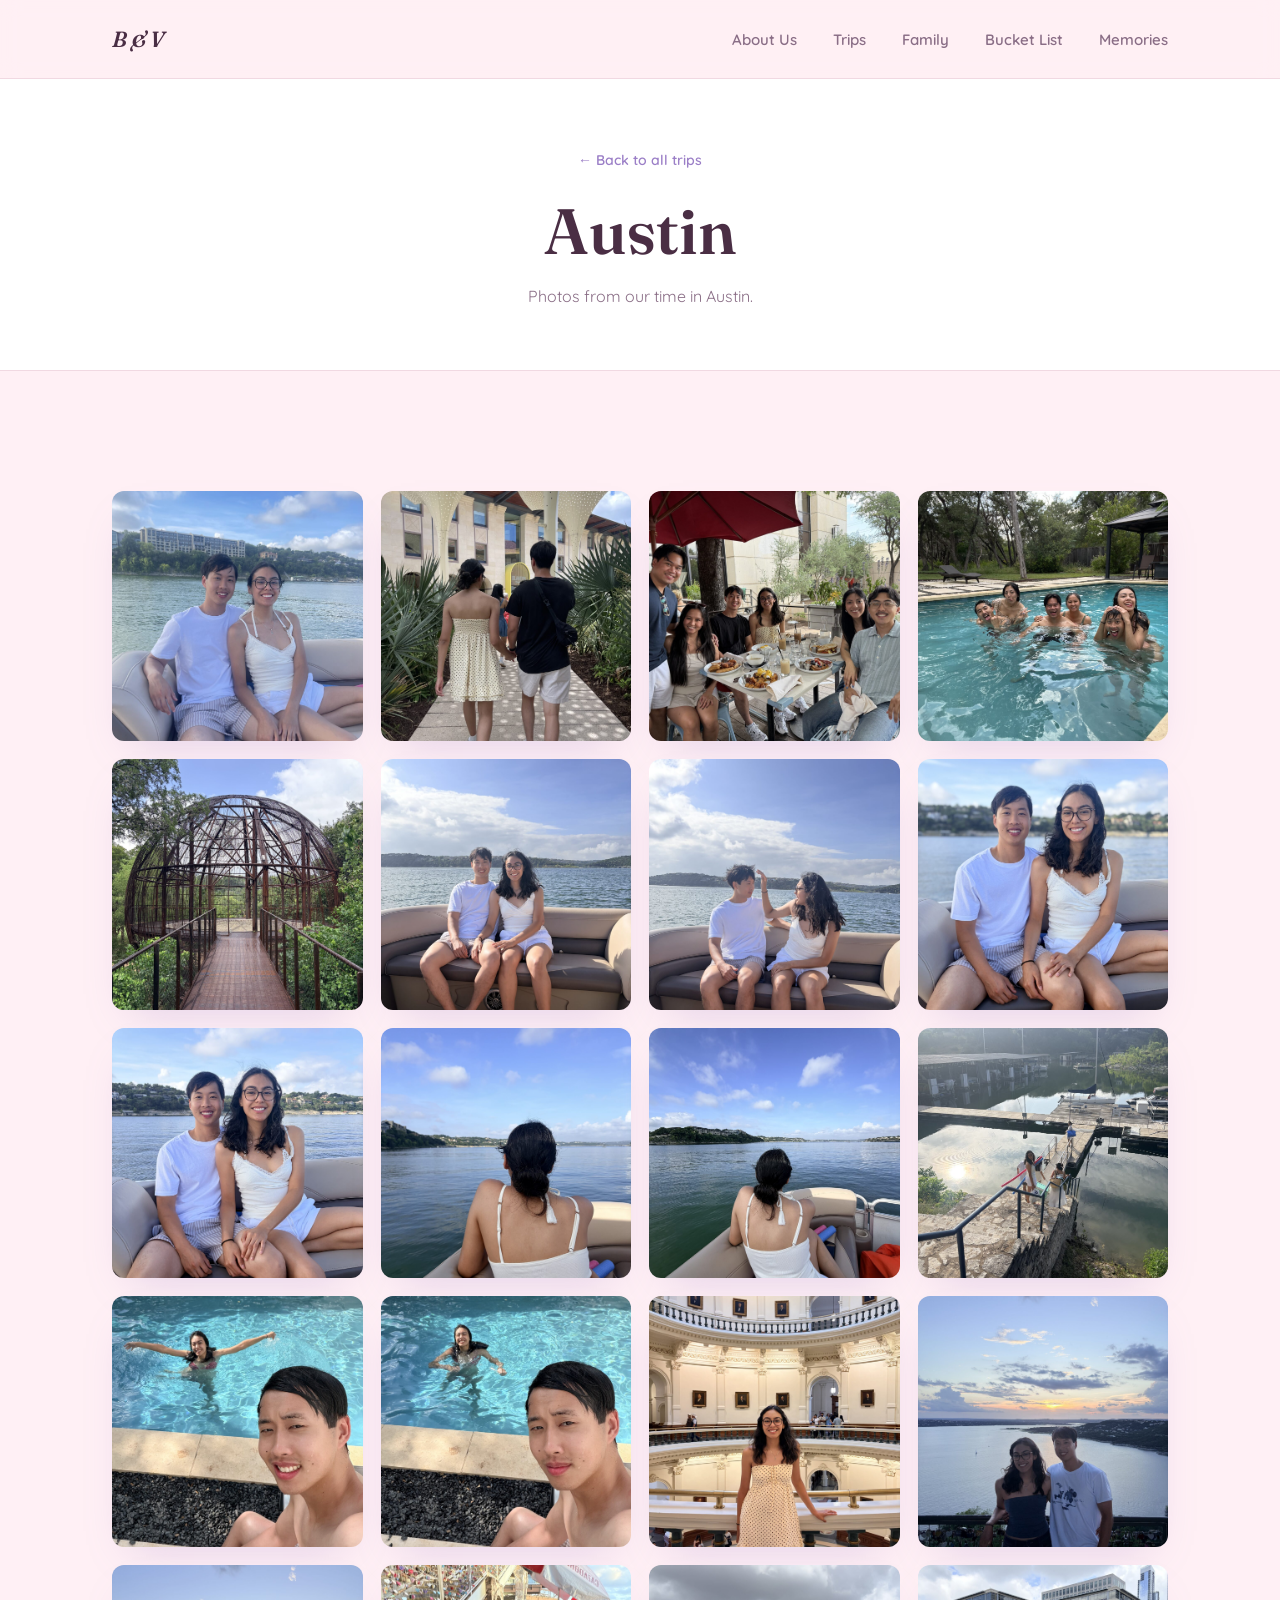
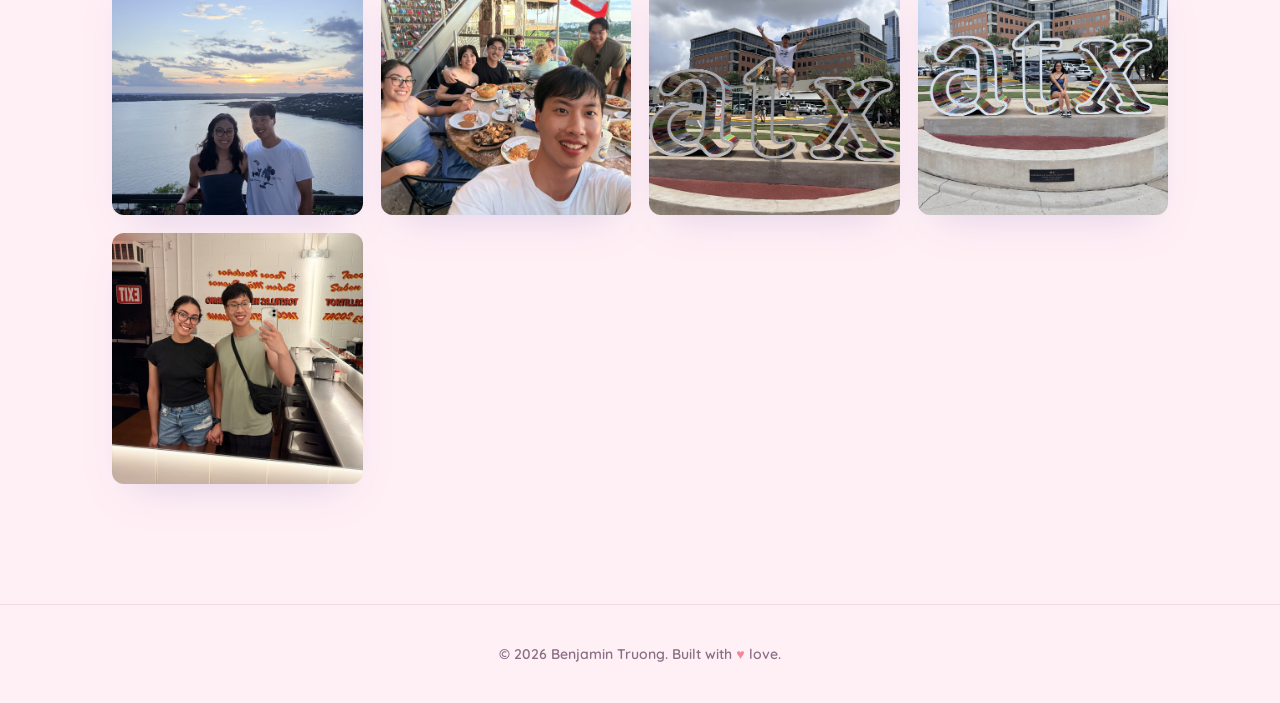
<file: Trips/austin.html>
<!DOCTYPE html>
<html lang="en">
<head>
<meta charset="UTF-8">
<meta name="viewport" content="width=device-width, initial-scale=1.0">
<title>Austin &mdash; Benjamin &amp; Valery</title>
<link rel="preconnect" href="https://fonts.googleapis.com">
<link href="https://fonts.googleapis.com/css2?family=Fraunces:ital,wght@0,400;0,600;1,500&family=Quicksand:wght@400;500;600;700&display=swap" rel="stylesheet">
<link rel="stylesheet" href="../styles.css">
</head>
<body>

<nav class="site-nav">
  <div class="wrap">
    <a href="../index.html" class="logo">B &amp; V</a>
    <ul class="nav-links">
      <li><a href="../index.html#about">About Us</a></li>
      <li><a href="../index.html#trips">Trips</a></li>
      <li><a href="../index.html#family">Family</a></li>
      <li><a href="../index.html#bucketlist">Bucket List</a></li>
      <li><a href="../index.html#memories">Memories</a></li>
    </ul>
  </div>
</nav>

<header class="trip-hero">
  <div class="wrap">
    <a href="../index.html#trips" class="back-link">&larr; Back to all trips</a>
    <h1>Austin</h1>
    <p>Photos from our time in Austin.</p>
  </div>
</header>

<section>
  <div class="wrap">
    <div class="photo-grid filled">
      <a class="photo-tile" href="../Images//Austin Images//photo-1.jpg" target="_blank" rel="noopener">
        <img src="../Images//Austin Images//photo-1.jpg" alt="Benjamin and Valery sitting together on a boat on Lake Travis" loading="lazy">
      </a>
      <a class="photo-tile" href="../Images//Austin Images//photo-2.jpg" target="_blank" rel="noopener">
        <img src="../Images//Austin Images//photo-2.jpg" alt="Holding hands walking to the Blanton Museum of Art" loading="lazy">
      </a>
      <a class="photo-tile" href="../Images//Austin Images//photo-3.jpg" target="_blank" rel="noopener">
        <img src="../Images//Austin Images//photo-3.jpg" alt="Brunch with friends on a patio" loading="lazy">
      </a>
      <a class="photo-tile" href="../Images//Austin Images//photo-4.jpg" target="_blank" rel="noopener">
        <img src="../Images//Austin Images//photo-4.jpg" alt="Group of friends hanging out in a pool" loading="lazy">
      </a>
      <a class="photo-tile" href="../Images//Austin Images//photo-5.jpg" target="_blank" rel="noopener">
        <img src="../Images//Austin Images//photo-5.jpg" alt="Walkway through a woven metal dome structure" loading="lazy">
      </a>
      <a class="photo-tile" href="../Images//Austin Images//photo-6.jpg" target="_blank" rel="noopener">
        <img src="../Images//Austin Images//photo-6.jpg" alt="Benjamin and Valery on the boat, Lake Travis in the background" loading="lazy">
      </a>
      <a class="photo-tile" href="../Images//Austin Images//photo-7.jpg" target="_blank" rel="noopener">
        <img src="../Images//Austin Images//photo-7.jpg" alt="Valery laughing with her hair blowing in the wind on the boat" loading="lazy">
      </a>
      <a class="photo-tile" href="../Images//Austin Images//photo-8.jpg" target="_blank" rel="noopener">
        <img src="../Images//Austin Images//photo-8.jpg" alt="Close-up of Benjamin and Valery smiling on the boat" loading="lazy">
      </a>
      <a class="photo-tile" href="../Images//Austin Images//photo-9.jpg" target="_blank" rel="noopener">
        <img src="../Images//Austin Images//photo-9.jpg" alt="Another close-up of Benjamin and Valery smiling on the boat" loading="lazy">
      </a>
      <a class="photo-tile" href="../Images//Austin Images//photo-10.jpg" target="_blank" rel="noopener">
        <img src="../Images//Austin Images//photo-10.jpg" alt="Valery looking out over Lake Travis from the boat" loading="lazy">
      </a>
      <a class="photo-tile" href="../Images//Austin Images//photo-11.jpg" target="_blank" rel="noopener">
        <img src="../Images//Austin Images//photo-11.jpg" alt="Valery looking out over the water toward the shoreline" loading="lazy">
      </a>
      <a class="photo-tile" href="../Images//Austin Images//photo-12.jpg" target="_blank" rel="noopener">
        <img src="../Images//Austin Images//photo-12.jpg" alt="Friends walking down to the boat dock at sunrise" loading="lazy">
      </a>
      <a class="photo-tile" href="../Images//Austin Images//photo-13.jpg" target="_blank" rel="noopener">
        <img src="../Images//Austin Images//photo-13.jpg" alt="Poolside selfie with Valery swimming in the background" loading="lazy">
      </a>
      <a class="photo-tile" href="../Images//Austin Images//photo-14.jpg" target="_blank" rel="noopener">
        <img src="../Images//Austin Images//photo-14.jpg" alt="Another poolside selfie with Valery swimming in the background" loading="lazy">
      </a>
      <a class="photo-tile" href="../Images//Austin Images//photo-15.jpg" target="_blank" rel="noopener">
        <img src="../Images//Austin Images//photo-15.jpg" alt="Valery inside the Texas State Capitol rotunda" loading="lazy">
      </a>
      <a class="photo-tile" href="../Images//Austin Images//photo-16.jpg" target="_blank" rel="noopener">
        <img src="../Images//Austin Images//photo-16.jpg" alt="Benjamin and Valery at the Oasis overlooking Lake Travis at sunset" loading="lazy">
      </a>
      <a class="photo-tile" href="../Images//Austin Images//photo-17.jpg" target="_blank" rel="noopener">
        <img src="../Images//Austin Images//photo-17.jpg" alt="Another sunset photo at the Oasis with the love lock fence" loading="lazy">
      </a>
      <a class="photo-tile" href="../Images//Austin Images//photo-18.jpg" target="_blank" rel="noopener">
        <img src="../Images//Austin Images//photo-18.jpg" alt="Dinner with friends at the Oasis restaurant" loading="lazy">
      </a>
      <a class="photo-tile" href="../Images//Austin Images//photo-19.jpg" target="_blank" rel="noopener">
        <img src="../Images//Austin Images//photo-19.jpg" alt="Benjamin sitting on top of the ATX sign" loading="lazy">
      </a>
      <a class="photo-tile" href="../Images//Austin Images//photo-20.jpg" target="_blank" rel="noopener">
        <img src="../Images//Austin Images//photo-20.jpg" alt="Valery sitting on the ATX sign" loading="lazy">
      </a>
      <a class="photo-tile" href="../Images//Austin Images//photo-21.jpg" target="_blank" rel="noopener">
        <img src="../Images//Austin Images//photo-21.jpg" alt="Mirror selfie at a taco shop" loading="lazy">
      </a>
    </div>
  </div>
</section>

<footer>
  <div class="wrap">
    &copy; 2026 Benjamin Truong. Built with <span class="heart">&hearts;</span> love.
  </div>
</footer>

<script src="../script.js"></script>
</body>
</html>
</file>
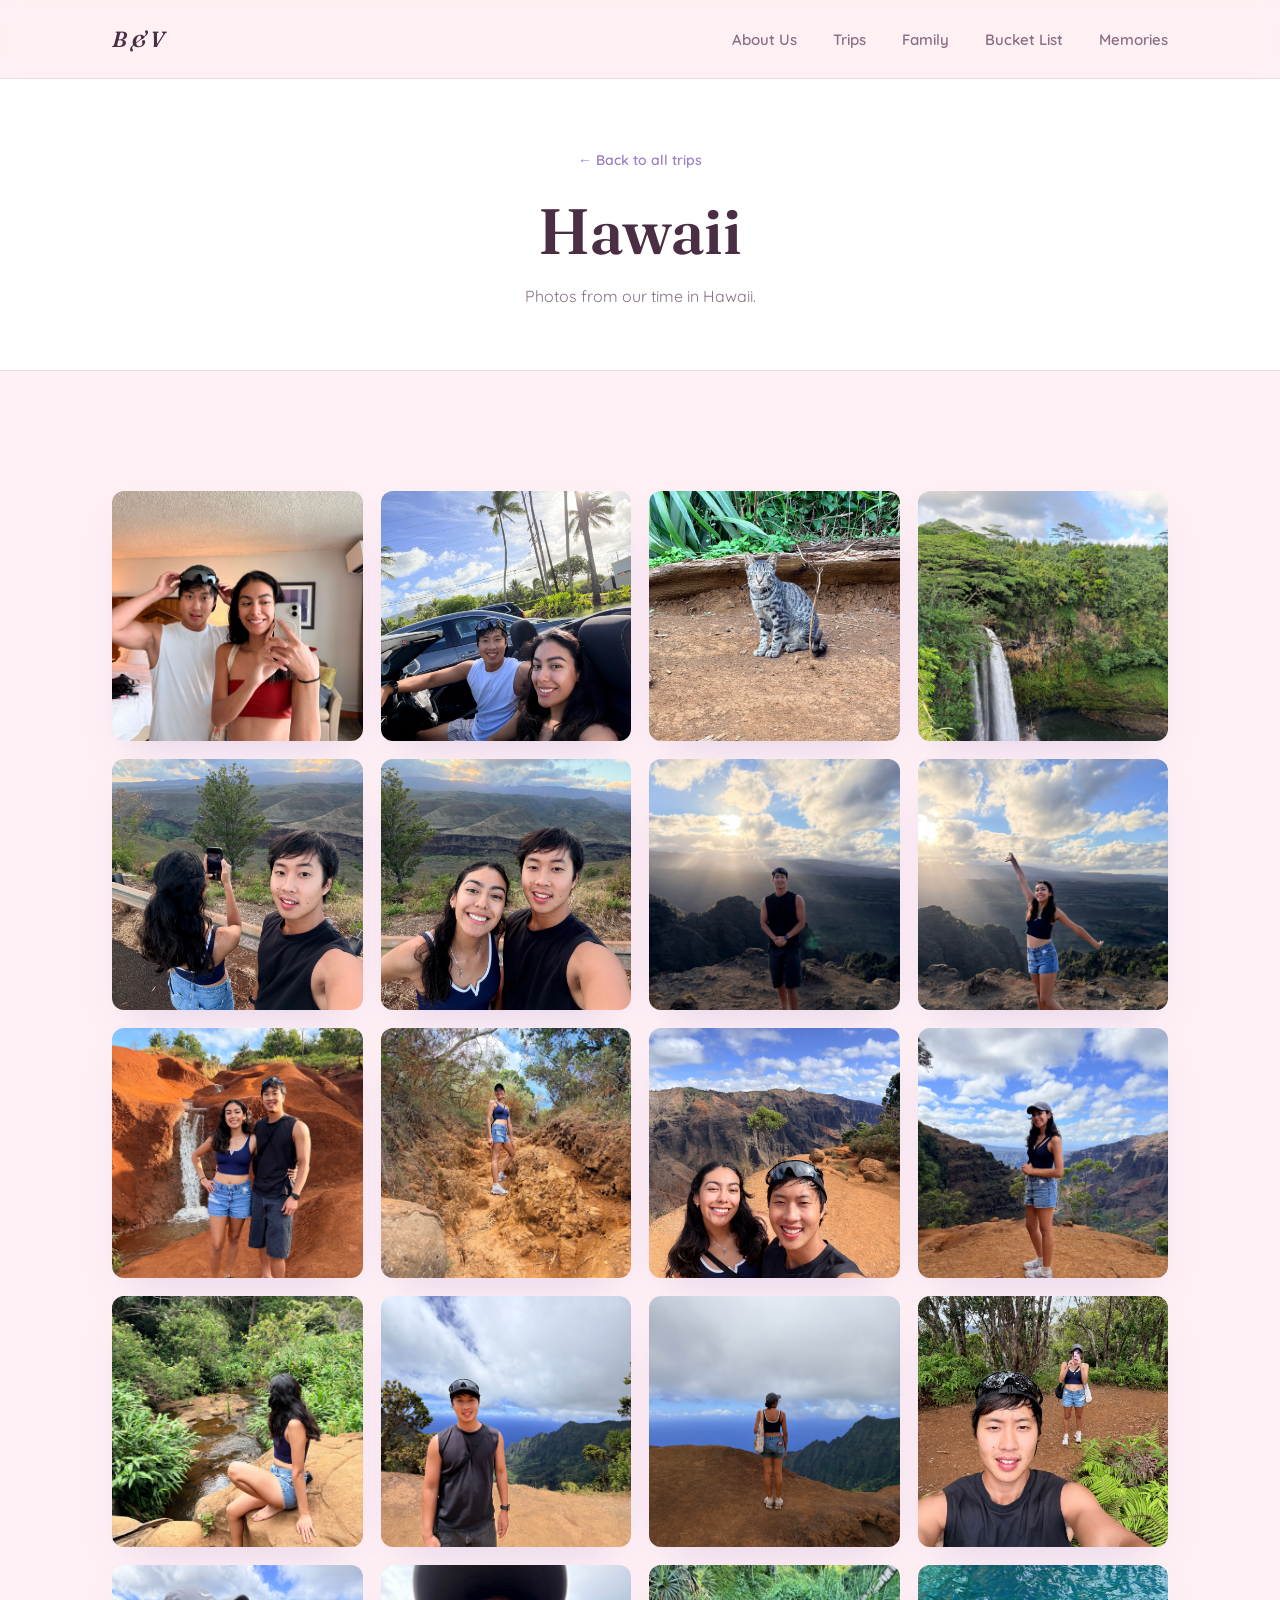
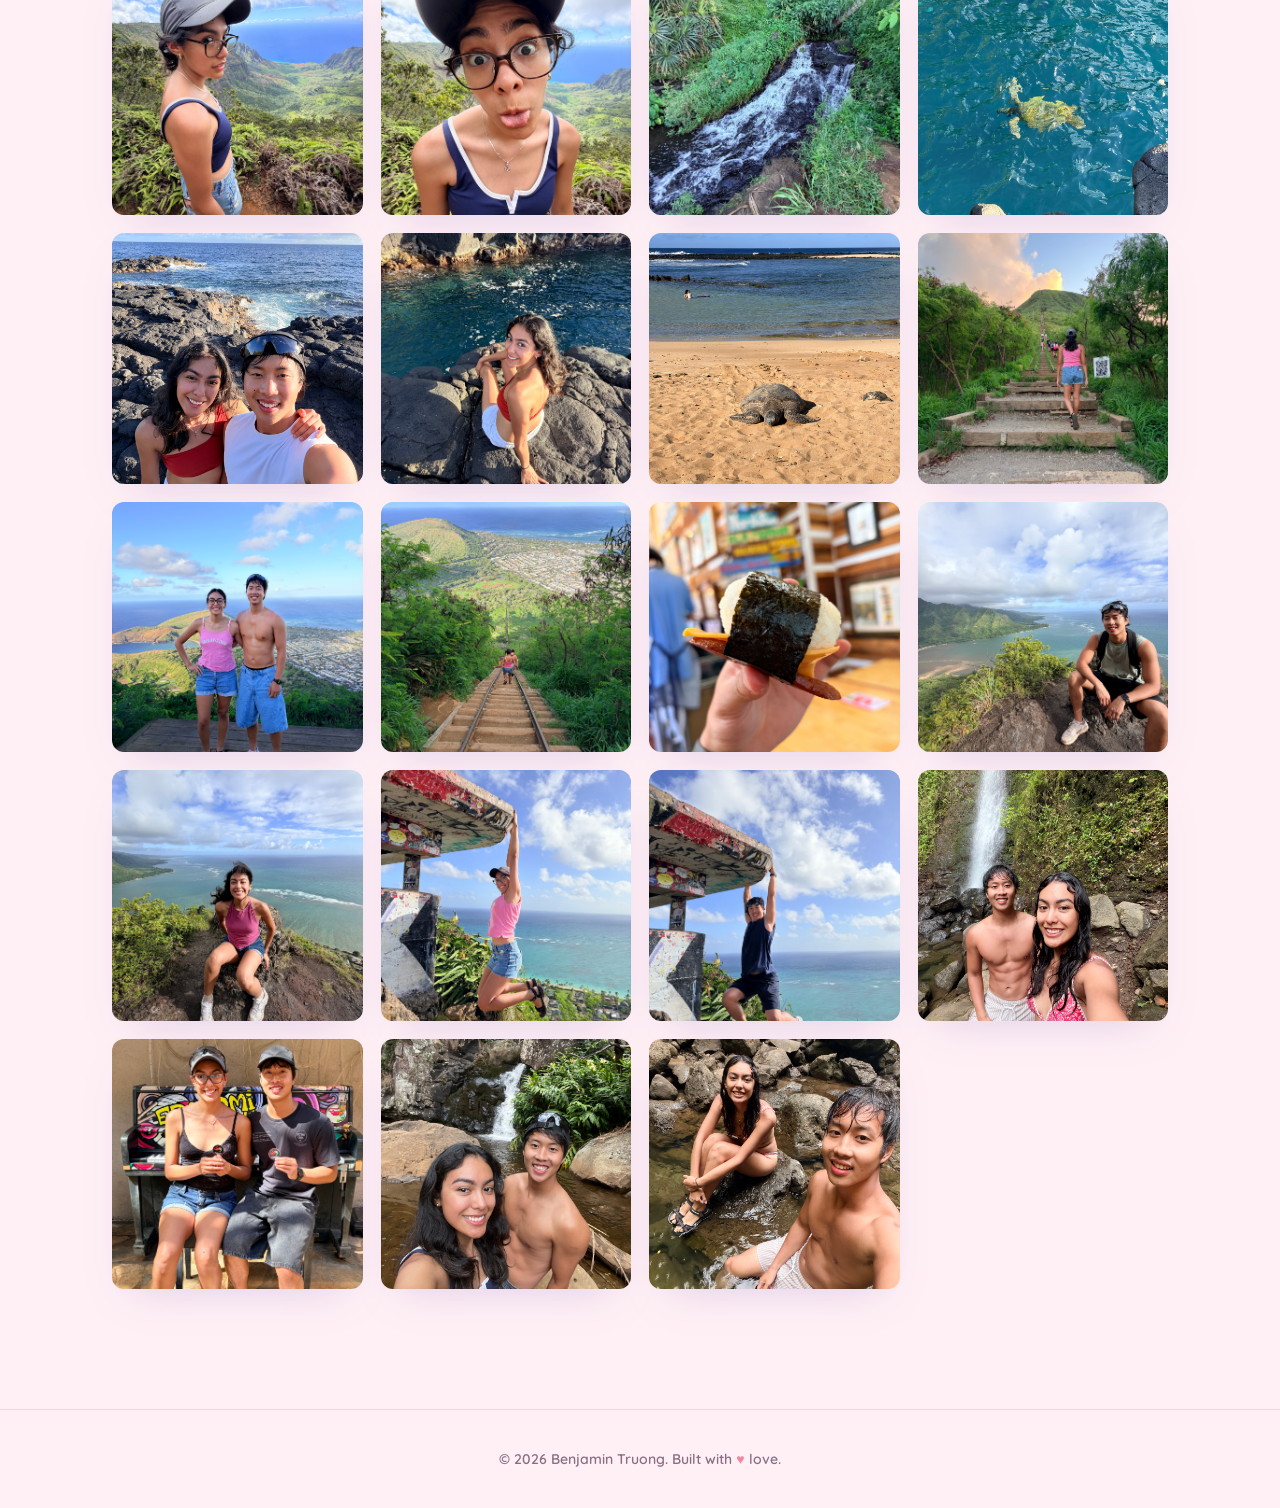
<file: Trips/hawaii.html>
<!DOCTYPE html>
<html lang="en">
<head>
<meta charset="UTF-8">
<meta name="viewport" content="width=device-width, initial-scale=1.0">
<title>Hawaii &mdash; Benjamin &amp; Valery</title>
<link rel="preconnect" href="https://fonts.googleapis.com">
<link href="https://fonts.googleapis.com/css2?family=Fraunces:ital,wght@0,400;0,600;1,500&family=Quicksand:wght@400;500;600;700&display=swap" rel="stylesheet">
<link rel="stylesheet" href="../styles.css">
</head>
<body>

<nav class="site-nav">
  <div class="wrap">
    <a href="../index.html" class="logo">B &amp; V</a>
    <ul class="nav-links">
      <li><a href="../index.html#about">About Us</a></li>
      <li><a href="../index.html#trips">Trips</a></li>
      <li><a href="../index.html#family">Family</a></li>
      <li><a href="../index.html#bucketlist">Bucket List</a></li>
      <li><a href="../index.html#memories">Memories</a></li>
    </ul>
  </div>
</nav>

<header class="trip-hero">
  <div class="wrap">
    <a href="../index.html#trips" class="back-link">&larr; Back to all trips</a>
    <h1>Hawaii</h1>
    <p>Photos from our time in Hawaii.</p>
  </div>
</header>

<section>
  <div class="wrap">
    <div class="photo-grid filled">
      <a class="photo-tile" href="../Images//Hawaii Images//photo-1.jpeg" target="_blank" rel="noopener">
        <img src="../Images//Hawaii Images//photo-1.jpeg" alt="No image">
      </a>
      <a class="photo-tile" href="../Images//Hawaii Images//photo-2.jpeg" target="_blank" rel="noopener">
        <img src="../Images//Hawaii Images//photo-2.jpeg" alt="No image">
      </a>
      <a class="photo-tile" href="../Images//Hawaii Images//photo-3.jpeg" target="_blank" rel="noopener">
        <img src="../Images//Hawaii Images//photo-3.jpeg" alt="No image">
      </a>
      <a class="photo-tile" href="../Images//Hawaii Images//photo-4.jpeg" target="_blank" rel="noopener">
        <img src="../Images//Hawaii Images//photo-4.jpeg" alt="No image">
      </a>
      <a class="photo-tile" href="../Images//Hawaii Images//photo-5.jpeg" target="_blank" rel="noopener">
        <img src="../Images//Hawaii Images//photo-5.jpeg" alt="No image">
      </a>
      <a class="photo-tile" href="../Images//Hawaii Images//photo-6.jpeg" target="_blank" rel="noopener">
        <img src="../Images//Hawaii Images//photo-6.jpeg" alt="No image">
      </a>
      <a class="photo-tile" href="../Images//Hawaii Images//photo-7.jpeg" target="_blank" rel="noopener">
        <img src="../Images//Hawaii Images//photo-7.jpeg" alt="No image">
      </a>
      <a class="photo-tile" href="../Images//Hawaii Images//photo-8.jpeg" target="_blank" rel="noopener">
        <img src="../Images//Hawaii Images//photo-8.jpeg" alt="No image">
      </a>
      <a class="photo-tile" href="../Images//Hawaii Images//photo-9.jpeg" target="_blank" rel="noopener">
        <img src="../Images//Hawaii Images//photo-9.jpeg" alt="No image">
      </a>
      <a class="photo-tile" href="../Images//Hawaii Images//photo-10.jpeg" target="_blank" rel="noopener">
        <img src="../Images//Hawaii Images//photo-10.jpeg" alt="No image">
      </a>
      <a class="photo-tile" href="../Images//Hawaii Images//photo-11.jpeg" target="_blank" rel="noopener">
        <img src="../Images//Hawaii Images//photo-11.jpeg" alt="No image">
      </a>
      <a class="photo-tile" href="../Images//Hawaii Images//photo-12.jpeg" target="_blank" rel="noopener">
        <img src="../Images//Hawaii Images//photo-12.jpeg" alt="No image">
      </a>
      <a class="photo-tile" href="../Images//Hawaii Images//photo-13.jpeg" target="_blank" rel="noopener">
        <img src="../Images//Hawaii Images//photo-13.jpeg" alt="No image">
      </a>
      <a class="photo-tile" href="../Images//Hawaii Images//photo-14.jpeg" target="_blank" rel="noopener">
        <img src="../Images//Hawaii Images//photo-14.jpeg" alt="No image">
      </a>
      <a class="photo-tile" href="../Images//Hawaii Images//photo-15.jpeg" target="_blank" rel="noopener">
        <img src="../Images//Hawaii Images//photo-15.jpeg" alt="No image">
      </a>
      <a class="photo-tile" href="../Images//Hawaii Images//photo-16.jpeg" target="_blank" rel="noopener">
        <img src="../Images//Hawaii Images//photo-16.jpeg" alt="No image">
      </a>
      <a class="photo-tile" href="../Images//Hawaii Images//photo-17.jpeg" target="_blank" rel="noopener">
        <img src="../Images//Hawaii Images//photo-17.jpeg" alt="No image">
      </a>
      <a class="photo-tile" href="../Images//Hawaii Images//photo-18.jpeg" target="_blank" rel="noopener">
        <img src="../Images//Hawaii Images//photo-18.jpeg" alt="No image">
      </a>
      <a class="photo-tile" href="../Images//Hawaii Images//photo-19.jpeg" target="_blank" rel="noopener">
        <img src="../Images//Hawaii Images//photo-19.jpeg" alt="No image">
      </a>
      <a class="photo-tile" href="../Images//Hawaii Images//photo-20.jpeg" target="_blank" rel="noopener">
        <img src="../Images//Hawaii Images//photo-20.jpeg" alt="No image">
      </a>
      <a class="photo-tile" href="../Images//Hawaii Images//photo-21.jpeg" target="_blank" rel="noopener">
        <img src="../Images//Hawaii Images//photo-21.jpeg" alt="No image">
      </a>
      <a class="photo-tile" href="../Images//Hawaii Images//photo-22.jpeg" target="_blank" rel="noopener">
        <img src="../Images//Hawaii Images//photo-22.jpeg" alt="No image">
      </a>
      <a class="photo-tile" href="../Images//Hawaii Images//photo-23.jpeg" target="_blank" rel="noopener">
        <img src="../Images//Hawaii Images//photo-23.jpeg" alt="No image">
      </a>
      <a class="photo-tile" href="../Images//Hawaii Images//photo-24.jpeg" target="_blank" rel="noopener">
        <img src="../Images//Hawaii Images//photo-24.jpeg" alt="No image">
      </a>
      <a class="photo-tile" href="../Images//Hawaii Images//photo-25.jpeg" target="_blank" rel="noopener">
        <img src="../Images//Hawaii Images//photo-25.jpeg" alt="No image">
      </a>
      <a class="photo-tile" href="../Images//Hawaii Images//photo-26.jpeg" target="_blank" rel="noopener">
        <img src="../Images//Hawaii Images//photo-26.jpeg" alt="No image">
      </a>
      <a class="photo-tile" href="../Images//Hawaii Images//photo-27.jpeg" target="_blank" rel="noopener">
        <img src="../Images//Hawaii Images//photo-27.jpeg" alt="No image">
      </a>
      <a class="photo-tile" href="../Images//Hawaii Images//photo-28.jpeg" target="_blank" rel="noopener">
        <img src="../Images//Hawaii Images//photo-28.jpeg" alt="No image">
      </a>
      <a class="photo-tile" href="../Images//Hawaii Images//photo-29.jpeg" target="_blank" rel="noopener">
        <img src="../Images//Hawaii Images//photo-29.jpeg" alt="No image">
      </a>
      <a class="photo-tile" href="../Images//Hawaii Images//photo-30.jpeg" target="_blank" rel="noopener">
        <img src="../Images//Hawaii Images//photo-30.jpeg" alt="No image">
      </a>
      <a class="photo-tile" href="../Images//Hawaii Images//photo-31.jpeg" target="_blank" rel="noopener">
        <img src="../Images//Hawaii Images//photo-31.jpeg" alt="No image">
      </a>
      <a class="photo-tile" href="../Images//Hawaii Images//photo-32.jpeg" target="_blank" rel="noopener">
        <img src="../Images//Hawaii Images//photo-32.jpeg" alt="No image">
      </a>
      <a class="photo-tile" href="../Images//Hawaii Images//photo-33.jpeg" target="_blank" rel="noopener">
        <img src="../Images//Hawaii Images//photo-33.jpeg" alt="No image">
      </a>
      <a class="photo-tile" href="../Images//Hawaii Images//photo-34.jpeg" target="_blank" rel="noopener">
        <img src="../Images//Hawaii Images//photo-34.jpeg" alt="No image">
      </a>
      <a class="photo-tile" href="../Images//Hawaii Images//photo-35.jpeg" target="_blank" rel="noopener">
        <img src="../Images//Hawaii Images//photo-35.jpeg" alt="No image">
      </a>

    </div>
  </div>
</section>

<footer>
  <div class="wrap">
    &copy; 2026 Benjamin Truong. Built with <span class="heart">&hearts;</span> love.
  </div>
</footer>

<script src="../script.js"></script>
</body>
</html>
</file>
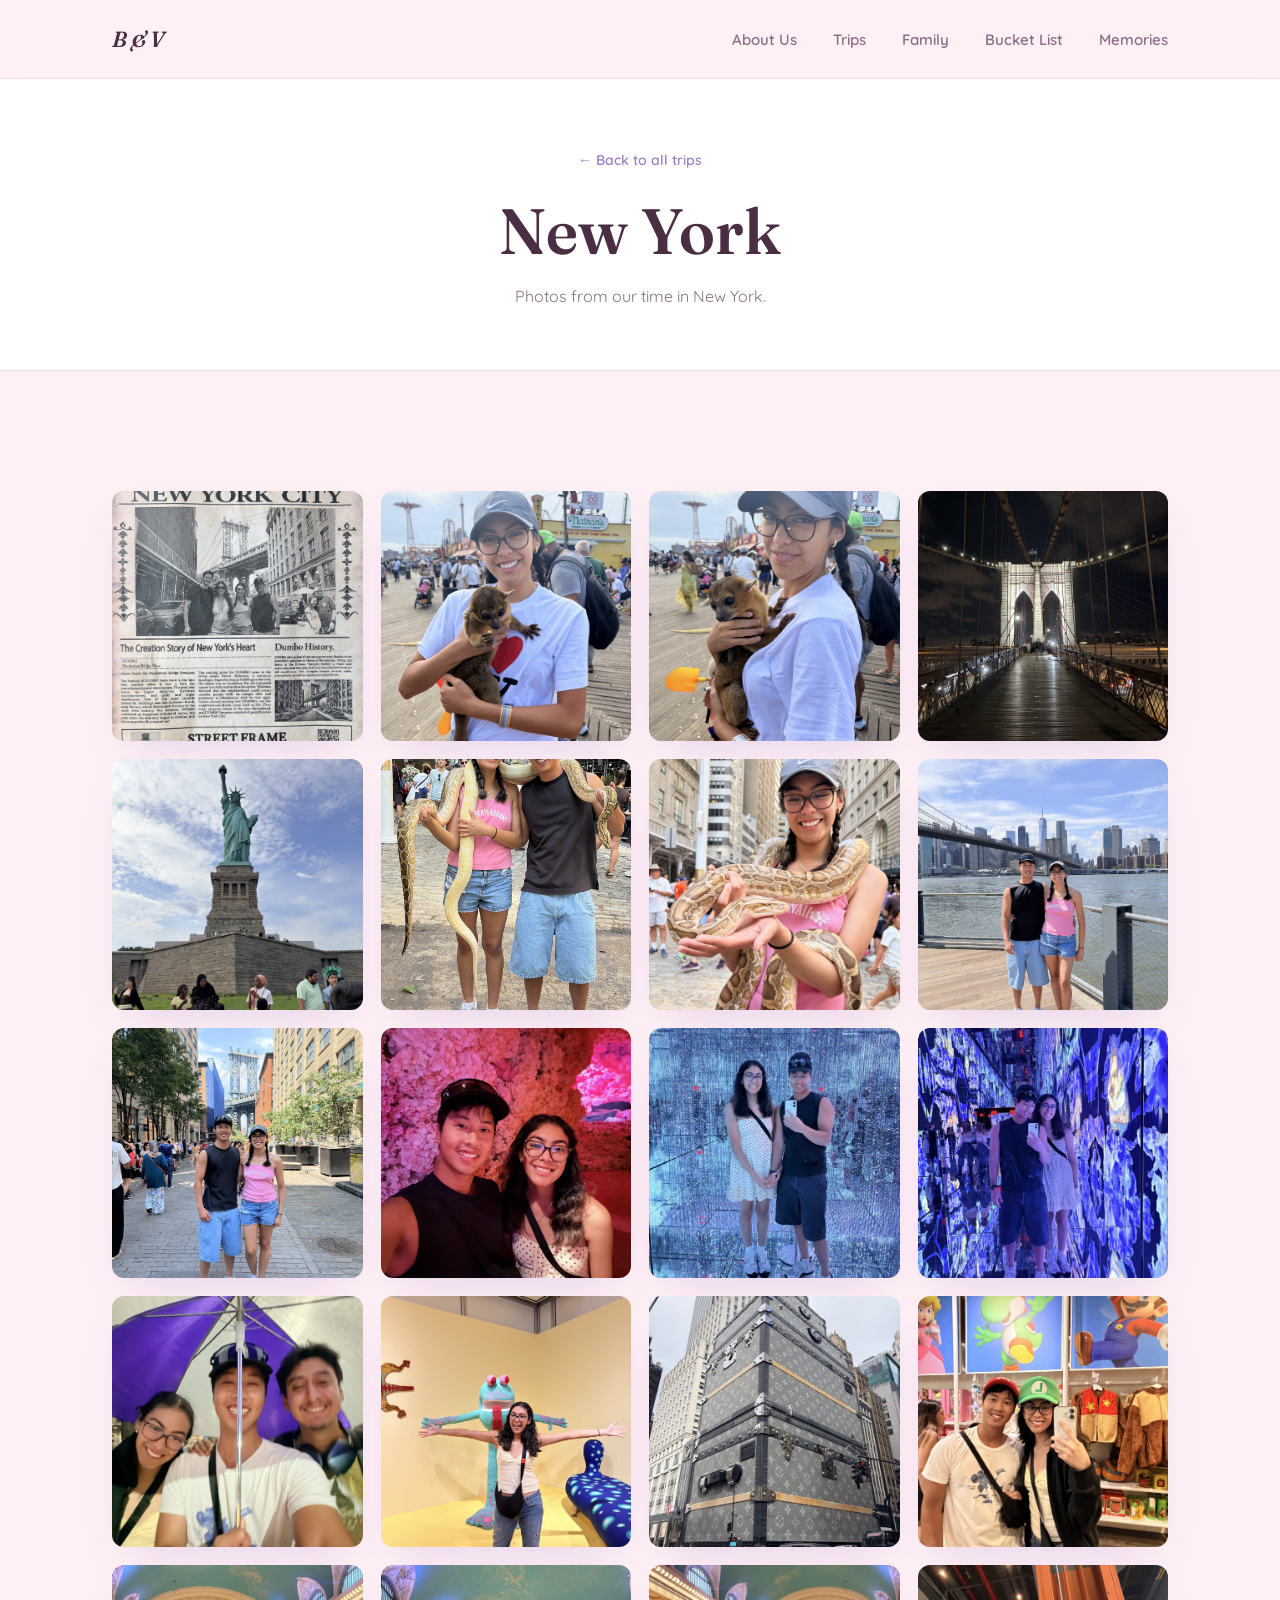
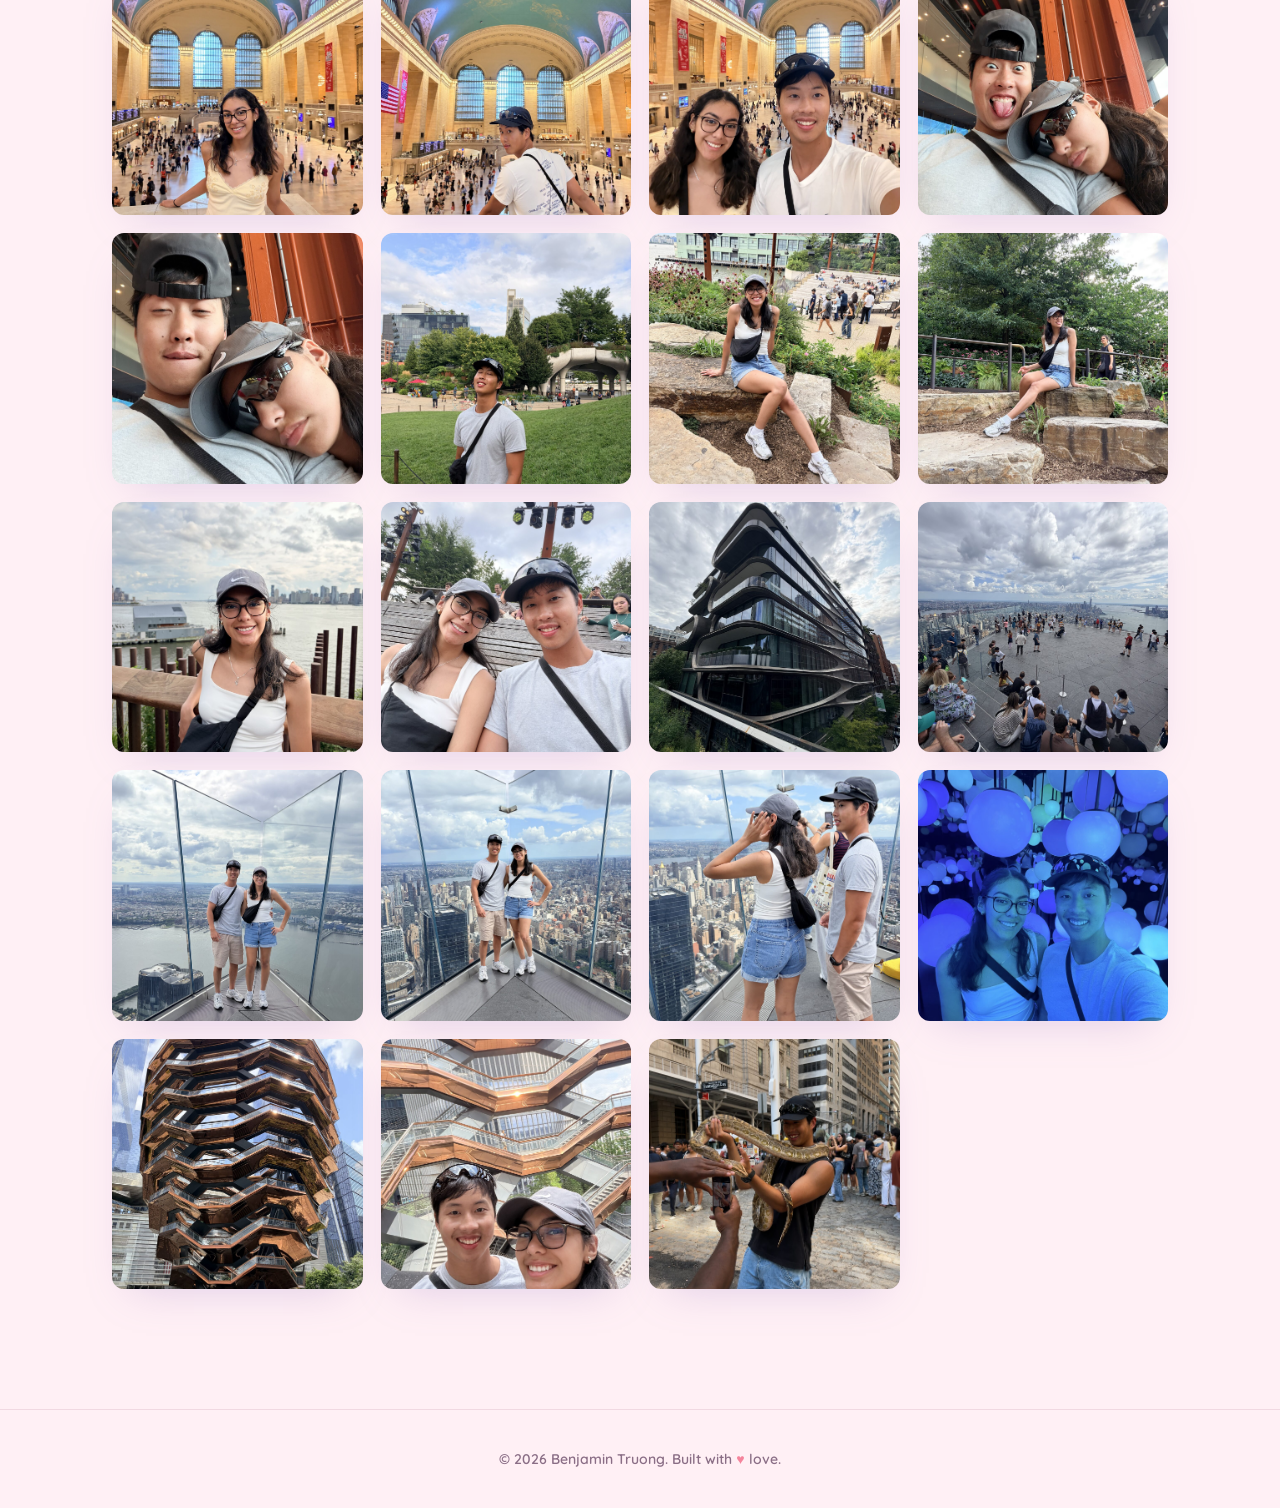
<file: Trips/new-york.html>
<!DOCTYPE html>
<html lang="en">
<head>
<meta charset="UTF-8">
<meta name="viewport" content="width=device-width, initial-scale=1.0">
<title>New York &mdash; Benjamin &amp; Valery</title>
<link rel="preconnect" href="https://fonts.googleapis.com">
<link href="https://fonts.googleapis.com/css2?family=Fraunces:ital,wght@0,400;0,600;1,500&family=Quicksand:wght@400;500;600;700&display=swap" rel="stylesheet">
<link rel="stylesheet" href="../styles.css">
</head>
<body>

<nav class="site-nav">
  <div class="wrap">
    <a href="../index.html" class="logo">B &amp; V</a>
    <ul class="nav-links">
      <li><a href="../index.html#about">About Us</a></li>
      <li><a href="../index.html#trips">Trips</a></li>
      <li><a href="../index.html#family">Family</a></li>
      <li><a href="../index.html#bucketlist">Bucket List</a></li>
      <li><a href="../index.html#memories">Memories</a></li>
    </ul>
  </div>
</nav>

<header class="trip-hero">
  <div class="wrap">
    <a href="../index.html#trips" class="back-link">&larr; Back to all trips</a>
    <h1>New York</h1>
    <p>Photos from our time in New York.</p>
  </div>
</header>

<section>
  <div class="wrap">
    <div class="photo-grid filled">
      <a class="photo-tile" href="../Images//New York Images//photo-1.jpg" target="_blank" rel="noopener">
        <img src="../Images//New York Images//photo-1.jpg" alt="Discover Dumbo newspaper keepsake with our group photo under the Manhattan Bridge" loading="lazy">
      </a>
      <a class="photo-tile" href="../Images//New York Images//photo-2.jpg" target="_blank" rel="noopener">
        <img src="../Images//New York Images//photo-2.jpg" alt="Valery holding a kinkajou on the Coney Island boardwalk" loading="lazy">
      </a>
      <a class="photo-tile" href="../Images//New York Images//photo-3.jpg" target="_blank" rel="noopener">
        <img src="../Images//New York Images//photo-3.jpg" alt="Valery holding the kinkajou, Coney Island" loading="lazy">
      </a>
      <a class="photo-tile" href="../Images//New York Images//photo-4.jpg" target="_blank" rel="noopener">
        <img src="../Images//New York Images//photo-4.jpg" alt="Walking across the Brooklyn Bridge at night" loading="lazy">
      </a>
      <a class="photo-tile" href="../Images//New York Images//photo-5.jpg" target="_blank" rel="noopener">
        <img src="../Images//New York Images//photo-5.jpg" alt="The Statue of Liberty" loading="lazy">
      </a>
      <a class="photo-tile" href="../Images//New York Images//photo-6.jpg" target="_blank" rel="noopener">
        <img src="../Images//New York Images//photo-6.jpg" alt="Us with pythons around our necks in Lower Manhattan" loading="lazy">
      </a>
      <a class="photo-tile" href="../Images//New York Images//photo-7.jpg" target="_blank" rel="noopener">
        <img src="../Images//New York Images//photo-7.jpg" alt="Valery holding the python" loading="lazy">
      </a>
      <a class="photo-tile" href="../Images//New York Images//photo-8.jpg" target="_blank" rel="noopener">
        <img src="../Images//New York Images//photo-8.jpg" alt="Us by the East River with the Brooklyn Bridge and Manhattan skyline" loading="lazy">
      </a>
      <a class="photo-tile" href="../Images//New York Images//photo-9.jpg" target="_blank" rel="noopener">
        <img src="../Images//New York Images//photo-9.jpg" alt="Us on a cobblestone DUMBO street with the Manhattan Bridge behind us" loading="lazy">
      </a>
      <a class="photo-tile" href="../Images//New York Images//photo-10.jpg" target="_blank" rel="noopener">
        <img src="../Images//New York Images//photo-10.jpg" alt="Selfie in front of a pink flower wall" loading="lazy">
      </a>
      <a class="photo-tile" href="../Images//New York Images//photo-11.jpg" target="_blank" rel="noopener">
        <img src="../Images//New York Images//photo-11.jpg" alt="Us in a mirrored, glittery art installation" loading="lazy">
      </a>
      <a class="photo-tile" href="../Images//New York Images//photo-12.jpg" target="_blank" rel="noopener">
        <img src="../Images//New York Images//photo-12.jpg" alt="Us in a blue-lit mirrored art room" loading="lazy">
      </a>
      <a class="photo-tile" href="../Images//New York Images//photo-13.jpg" target="_blank" rel="noopener">
        <img src="../Images//New York Images//photo-13.jpg" alt="Three of us under an umbrella in the rain at night" loading="lazy">
      </a>
      <a class="photo-tile" href="../Images//New York Images//photo-14.jpg" target="_blank" rel="noopener">
        <img src="../Images//New York Images//photo-14.jpg" alt="Valery next to a giant stuffed frog sculpture" loading="lazy">
      </a>
      <a class="photo-tile" href="../Images//New York Images//photo-15.jpg" target="_blank" rel="noopener">
        <img src="../Images//New York Images//photo-15.jpg" alt="The giant Louis Vuitton trunk sculpture on Fifth Avenue" loading="lazy">
      </a>
      <a class="photo-tile" href="../Images//New York Images//photo-16.jpg" target="_blank" rel="noopener">
        <img src="../Images//New York Images//photo-16.jpg" alt="Us wearing Mario and Luigi hats in the Nintendo store" loading="lazy">
      </a>
      <a class="photo-tile" href="../Images//New York Images//photo-17.jpg" target="_blank" rel="noopener">
        <img src="../Images//New York Images//photo-17.jpg" alt="Valery under the painted ceiling at Grand Central Terminal" loading="lazy">
      </a>
      <a class="photo-tile" href="../Images//New York Images//photo-18.jpg" target="_blank" rel="noopener">
        <img src="../Images//New York Images//photo-18.jpg" alt="Benjamin looking back under the Grand Central ceiling" loading="lazy">
      </a>
      <a class="photo-tile" href="../Images//New York Images//photo-19.jpg" target="_blank" rel="noopener">
        <img src="../Images//New York Images//photo-19.jpg" alt="Us in the main concourse at Grand Central Terminal" loading="lazy">
      </a>
      <a class="photo-tile" href="../Images//New York Images//photo-20.jpg" target="_blank" rel="noopener">
        <img src="../Images//New York Images//photo-20.jpg" alt="Funny selfie, Valery resting her head on Benjamin's shoulder" loading="lazy">
      </a>
      <a class="photo-tile" href="../Images//New York Images//photo-21.jpg" target="_blank" rel="noopener">
        <img src="../Images//New York Images//photo-21.jpg" alt="Close-up of us leaning on each other" loading="lazy">
      </a>
      <a class="photo-tile" href="../Images//New York Images//photo-22.jpg" target="_blank" rel="noopener">
        <img src="../Images//New York Images//photo-22.jpg" alt="Benjamin soaking in the sun at Little Island" loading="lazy">
      </a>
      <a class="photo-tile" href="../Images//New York Images//photo-23.jpg" target="_blank" rel="noopener">
        <img src="../Images//New York Images//photo-23.jpg" alt="Valery sitting on the rocks at Little Island" loading="lazy">
      </a>
      <a class="photo-tile" href="../Images//New York Images//photo-24.jpg" target="_blank" rel="noopener">
        <img src="../Images//New York Images//photo-24.jpg" alt="Valery sitting on the rocks at Little Island, looking out" loading="lazy">
      </a>
      <a class="photo-tile" href="../Images//New York Images//photo-25.jpg" target="_blank" rel="noopener">
        <img src="../Images//New York Images//photo-25.jpg" alt="Valery by the Hudson River with the skyline behind her" loading="lazy">
      </a>
      <a class="photo-tile" href="../Images//New York Images//photo-26.jpg" target="_blank" rel="noopener">
        <img src="../Images//New York Images//photo-26.jpg" alt="Us at the amphitheater at Little Island" loading="lazy">
      </a>
      <a class="photo-tile" href="../Images//New York Images//photo-27.jpg" target="_blank" rel="noopener">
        <img src="../Images//New York Images//photo-27.jpg" alt="The wavy building along the High Line" loading="lazy">
      </a>
      <a class="photo-tile" href="../Images//New York Images//photo-28.jpg" target="_blank" rel="noopener">
        <img src="../Images//New York Images//photo-28.jpg" alt="The crowd at the Edge observation deck" loading="lazy">
      </a>
      <a class="photo-tile" href="../Images//New York Images//photo-29.jpg" target="_blank" rel="noopener">
        <img src="../Images//New York Images//photo-29.jpg" alt="Us at the glass corner of the Edge" loading="lazy">
      </a>
      <a class="photo-tile" href="../Images//New York Images//photo-30.jpg" target="_blank" rel="noopener">
        <img src="../Images//New York Images//photo-30.jpg" alt="Us at the glass corner of the Edge, another angle" loading="lazy">
      </a>
      <a class="photo-tile" href="../Images//New York Images//photo-31.jpg" target="_blank" rel="noopener">
        <img src="../Images//New York Images//photo-31.jpg" alt="Us at the Edge with other visitors around" loading="lazy">
      </a>
      <a class="photo-tile" href="../Images//New York Images//photo-32.jpg" target="_blank" rel="noopener">
        <img src="../Images//New York Images//photo-32.jpg" alt="Selfie inside a glowing orb art installation" loading="lazy">
      </a>
      <a class="photo-tile" href="../Images//New York Images//photo-33.jpg" target="_blank" rel="noopener">
        <img src="../Images//New York Images//photo-33.jpg" alt="The Vessel at Hudson Yards" loading="lazy">
      </a>
      <a class="photo-tile" href="../Images//New York Images//photo-34.jpg" target="_blank" rel="noopener">
        <img src="../Images//New York Images//photo-34.jpg" alt="Us inside the spiraling staircases of the Vessel" loading="lazy">
      </a>
      <a class="photo-tile" href="../Images//New York Images//photo-35.jpg" target="_blank" rel="noopener">
        <img src="../Images//New York Images//photo-35.jpg" alt="Benjamin holding a large snake on the street near Wall Street" loading="lazy">
      </a>
    </div>
  </div>
</section>

<footer>
  <div class="wrap">
    &copy; 2026 Benjamin Truong. Built with <span class="heart">&hearts;</span> love.
  </div>
</footer>

<script src="../script.js"></script>
</body>
</html>
</file>
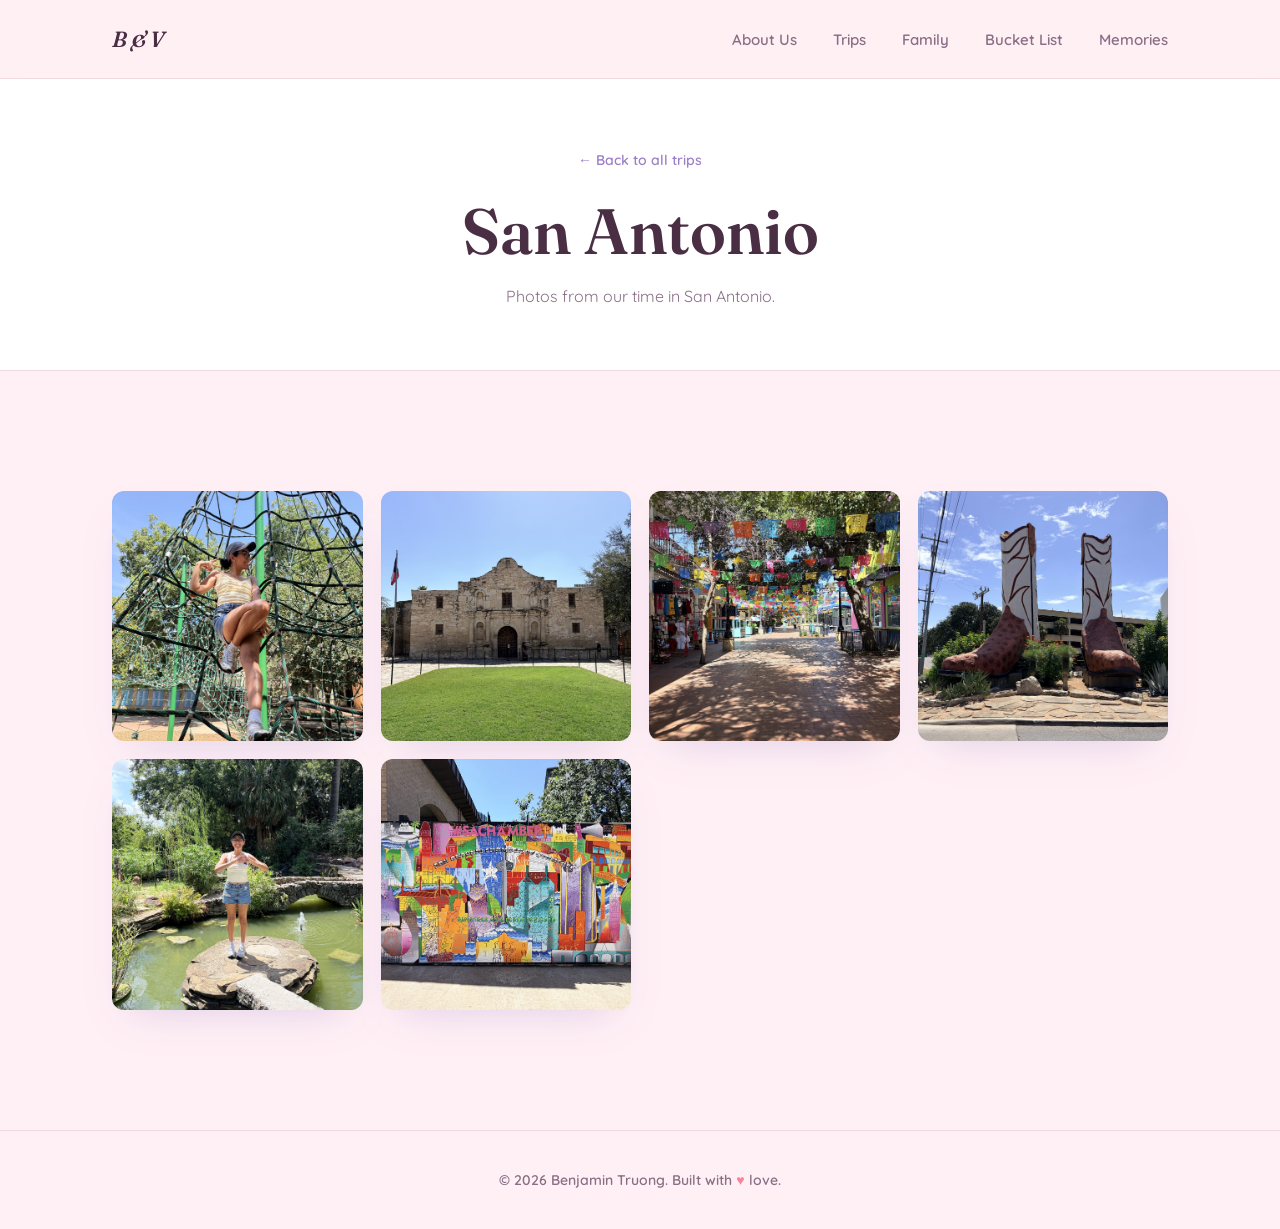
<file: Trips/san-antonio.html>
<!DOCTYPE html>
<html lang="en">
<head>
<meta charset="UTF-8">
<meta name="viewport" content="width=device-width, initial-scale=1.0">
<title>San Antonio &mdash; Benjamin &amp; Valery</title>
<link rel="preconnect" href="https://fonts.googleapis.com">
<link href="https://fonts.googleapis.com/css2?family=Fraunces:ital,wght@0,400;0,600;1,500&family=Quicksand:wght@400;500;600;700&display=swap" rel="stylesheet">
<link rel="stylesheet" href="../styles.css">
</head>
<body>

<nav class="site-nav">
  <div class="wrap">
    <a href="../index.html" class="logo">B &amp; V</a>
    <ul class="nav-links">
      <li><a href="../index.html#about">About Us</a></li>
      <li><a href="../index.html#trips">Trips</a></li>
      <li><a href="../index.html#family">Family</a></li>
      <li><a href="../index.html#bucketlist">Bucket List</a></li>
      <li><a href="../index.html#memories">Memories</a></li>
    </ul>
  </div>
</nav>

<header class="trip-hero">
  <div class="wrap">
    <a href="../index.html#trips" class="back-link">&larr; Back to all trips</a>
    <h1>San Antonio</h1>
    <p>Photos from our time in San Antonio.</p>
  </div>
</header>

<section>
  <div class="wrap">
    <div class="photo-grid filled">
      <a class="photo-tile" href="../Images//San Antonio Images//photo-1.jpg" target="_blank" rel="noopener">
        <img src="../Images//San Antonio Images//photo-1.jpg" alt="Valery climbing the rope structure at Confluence Park" loading="lazy">
      </a>
      <a class="photo-tile" href="../Images//San Antonio Images//photo-2.jpg" target="_blank" rel="noopener">
        <img src="../Images//San Antonio Images//photo-2.jpg" alt="The Alamo" loading="lazy">
      </a>
      <a class="photo-tile" href="../Images//San Antonio Images//photo-3.jpg" target="_blank" rel="noopener">
        <img src="../Images//San Antonio Images//photo-3.jpg" alt="Colorful papel picado banners over Market Square" loading="lazy">
      </a>
      <a class="photo-tile" href="../Images//San Antonio Images//photo-4.jpg" target="_blank" rel="noopener">
        <img src="../Images//San Antonio Images//photo-4.jpg" alt="Giant cowboy boots sculpture" loading="lazy">
      </a>
      <a class="photo-tile" href="../Images//San Antonio Images//photo-5.jpg" target="_blank" rel="noopener">
        <img src="../Images//San Antonio Images//photo-5.jpg" alt="Valery making a heart with her hands by the Japanese Tea Garden pond" loading="lazy">
      </a>
      <a class="photo-tile" href="../San Antonio Images//photo-6.jpg" target="_blank" rel="noopener">
        <img src="../Images//San Antonio Images//photo-6.jpg" alt="San Antonio Chamber of Commerce mural" loading="lazy">
      </a>
    </div>
  </div>
</section>

<footer>
  <div class="wrap">
    &copy; 2026 Benjamin Truong. Built with <span class="heart">&hearts;</span> love.
  </div>
</footer>

<script src="../script.js"></script>
</body>
</html>
</file>
<file: styles.css>
/* ============================================================
   Tokens
   ============================================================ */
:root {
  --pink-lightest: #FFF0F5;
  --pink-pale: #FFD1DC;
  --pink-main: #FFB6C1;
  --pink-deep: #F5849C;
  --lavender: #C9B6E8;
  --lavender-deep: #9B7FC7;
  --white: #FFFFFF;
  --ink: #4A2E44;
  --ink-soft: #8A6E86;
  --ink-faint: #B79DB3;
  --line: #F1D9E2;

  --font-display: "Fraunces", "Georgia", serif;
  --font-body: "Quicksand", "Trebuchet MS", sans-serif;

  --radius-lg: 28px;
  --radius-md: 18px;
  --radius-sm: 12px;

  --shadow-soft: 0 18px 40px -20px rgba(155, 127, 199, 0.35);
}

* { box-sizing: border-box; }

html {
  scroll-behavior: smooth;
}

@media (prefers-reduced-motion: reduce) {
  html { scroll-behavior: auto; }
  * { animation-duration: 0.01ms !important; transition-duration: 0.01ms !important; }
}

body {
  margin: 0;
  font-family: var(--font-body);
  color: var(--ink);
  background: var(--pink-lightest);
  -webkit-font-smoothing: antialiased;
}

h1, h2, h3, h4 {
  font-family: var(--font-display);
  margin: 0;
  color: var(--ink);
  font-weight: 600;
}

p { margin: 0; line-height: 1.6; }

a { color: inherit; text-decoration: none; }

img { max-width: 100%; display: block; }

.wrap {
  max-width: 1120px;
  margin: 0 auto;
  padding: 0 32px;
}

section {
  padding: 120px 0;
}

.eyebrow {
  font-family: var(--font-body);
  font-weight: 600;
  font-size: 15px;
  letter-spacing: 0.01em;
  color: var(--lavender-deep);
  margin-bottom: 14px;
}

.section-heading {
  font-size: clamp(32px, 4vw, 46px);
  line-height: 1.15;
  max-width: 640px;
  margin-bottom: 16px;
}

.section-sub {
  max-width: 520px;
  color: var(--ink-soft);
  font-size: 17px;
}

.section-head-row {
  display: flex;
  align-items: flex-end;
  justify-content: space-between;
  gap: 24px;
  margin-bottom: 56px;
  flex-wrap: wrap;
}

/* ============================================================
   Nav
   ============================================================ */
.site-nav {
  position: sticky;
  top: 0;
  z-index: 50;
  background: rgba(255, 240, 245, 0.82);
  backdrop-filter: blur(10px);
  border-bottom: 1px solid var(--line);
}

.site-nav .wrap {
  display: flex;
  align-items: center;
  justify-content: space-between;
  height: 78px;
}

.logo {
  font-family: var(--font-display);
  font-size: 22px;
  font-weight: 600;
  font-style: italic;
  color: var(--ink);
}

.nav-links {
  display: flex;
  gap: 36px;
  list-style: none;
  margin: 0;
  padding: 0;
}

.nav-links a {
  font-weight: 600;
  font-size: 15px;
  color: var(--ink-soft);
  transition: color 0.2s ease;
  position: relative;
}

.nav-links a:hover,
.nav-links a:focus-visible {
  color: var(--lavender-deep);
}

.nav-toggle {
  display: none;
  background: none;
  border: none;
  cursor: pointer;
  padding: 8px;
}

.nav-toggle span {
  display: block;
  width: 24px;
  height: 2px;
  background: var(--ink);
  margin: 5px 0;
  border-radius: 2px;
  transition: transform 0.25s ease, opacity 0.25s ease;
}

/* ============================================================
   Hero
   ============================================================ */
.hero {
  padding: 88px 0 96px;
  text-align: center;
  position: relative;
  overflow: hidden;
}

.hero::before,
.hero::after {
  content: "";
  position: absolute;
  border-radius: 50%;
  filter: blur(2px);
  opacity: 0.55;
  z-index: 0;
}

.hero::before {
  width: 380px;
  height: 380px;
  background: var(--pink-pale);
  top: -160px;
  left: -120px;
}

.hero::after {
  width: 300px;
  height: 300px;
  background: var(--lavender);
  opacity: 0.3;
  bottom: -140px;
  right: -100px;
}

.hero .wrap { position: relative; z-index: 1; }

.hero-pill {
  display: inline-flex;
  align-items: center;
  gap: 8px;
  background: var(--white);
  border: 1px solid var(--line);
  padding: 8px 18px;
  border-radius: 999px;
  font-size: 14px;
  font-weight: 600;
  color: var(--ink-soft);
  margin-bottom: 28px;
}

.hero-pill .dot {
  width: 8px;
  height: 8px;
  border-radius: 50%;
  background: var(--pink-deep);
}

.hero h1 {
  font-size: clamp(44px, 7vw, 84px);
  line-height: 1.05;
  letter-spacing: -0.01em;
}

.hero h1 em {
  font-style: italic;
  color: var(--pink-deep);
}

.hero-tagline {
  max-width: 520px;
  margin: 22px auto 0;
  color: var(--ink-soft);
  font-size: 18px;
}

.counter-block {
  margin: 56px auto 0;
  display: inline-flex;
  align-items: center;
  gap: 22px;
  background: var(--white);
  border-radius: var(--radius-lg);
  padding: 36px 48px;
  box-shadow: var(--shadow-soft);
}

.counter-stat {
  display: flex;
  flex-direction: column;
  align-items: center;
  min-width: 64px;
}

.counter-number {
  font-family: var(--font-display);
  font-size: clamp(38px, 6vw, 64px);
  font-weight: 600;
  color: var(--pink-deep);
  line-height: 1;
  font-variant-numeric: tabular-nums;
}

.counter-divider {
  font-family: var(--font-display);
  font-size: clamp(28px, 4vw, 44px);
  color: var(--ink-faint);
  line-height: 1;
  transform: translateY(-6px);
}

.counter-label {
  margin-top: 8px;
  font-size: 13px;
  font-weight: 600;
  color: var(--ink-soft);
  text-align: center;
  line-height: 1.4;
}

.counter-caption {
  margin-top: 20px;
  font-size: 15px;
  font-weight: 600;
  color: var(--ink-soft);
}

.hero-dates {
  display: flex;
  justify-content: center;
  gap: 14px;
  margin-top: 28px;
  flex-wrap: wrap;
}

.hero-dates span {
  font-size: 14px;
  font-weight: 600;
  color: var(--lavender-deep);
  background: var(--pink-lightest);
  border: 1px solid var(--line);
  padding: 7px 16px;
  border-radius: 999px;
}

/* ============================================================
   About
   ============================================================ */
.about {
  background: var(--white);
}

.about-grid {
  display: grid;
  grid-template-columns: repeat(3, 1fr);
  gap: 24px;
}

.about-card {
  background: var(--pink-lightest);
  border-radius: var(--radius-md);
  padding: 32px 28px;
  border: 1px solid var(--line);
}

.about-card .card-label {
  font-size: 13px;
  font-weight: 700;
  color: var(--lavender-deep);
  margin-bottom: 10px;
}

.about-card .card-date {
  font-family: var(--font-display);
  font-size: 24px;
  margin-bottom: 10px;
  display: block;
}

.about-card p {
  color: var(--ink-soft);
  font-size: 15px;
}

.about-breakdown {
  margin-top: 40px;
  display: flex;
  gap: 32px;
  flex-wrap: wrap;
  background: var(--pink-lightest);
  border-radius: var(--radius-md);
  padding: 32px;
  border: 1px solid var(--line);
}

.breakdown-item {
  text-align: center;
  flex: 1;
  min-width: 90px;
}

.breakdown-item .num {
  font-family: var(--font-display);
  font-size: 40px;
  color: var(--pink-deep);
  display: block;
}

.breakdown-item .label {
  font-size: 13px;
  font-weight: 600;
  color: var(--ink-soft);
}

/* ============================================================
   Trips
   ============================================================ */
.trip-grid {
  display: grid;
  grid-template-columns: repeat(2, 1fr);
  gap: 24px;
}

.trip-card {
  position: relative;
  border-radius: var(--radius-md);
  overflow: hidden;
  height: 280px;
  display: flex;
  align-items: flex-end;
  padding: 28px;
  background-color: var(--pink-pale);
  background-size: cover;
  background-position: center;
  background-repeat: no-repeat;
  isolation: isolate;
}

.trip-card::before {
  content: "";
  position: absolute;
  inset: 0;
  background: linear-gradient(0deg, rgba(74,46,68,0.78) 0%, rgba(74,46,68,0.25) 55%, rgba(74,46,68,0.1) 100%);
  z-index: 0;
  transition: opacity 0.35s ease;
}

.trip-card .city-name {
  position: relative;
  z-index: 1;
  color: var(--white);
  font-size: 28px;
  text-shadow: 0 2px 12px rgba(74, 46, 68, 0.6);
  transition: transform 0.35s ease;
}

.trip-card .view-link {
  position: relative;
  z-index: 1;
  display: block;
  color: var(--white);
  font-size: 14px;
  font-weight: 600;
  text-shadow: 0 2px 10px rgba(74, 46, 68, 0.7);
  opacity: 0;
  transform: translateY(6px);
  transition: opacity 0.3s ease, transform 0.3s ease;
  margin-top: 6px;
}

.trip-card:hover .city-name,
.trip-card:focus-visible .city-name {
  transform: translateY(-8px);
}

.trip-card:hover .view-link,
.trip-card:focus-visible .view-link {
  opacity: 1;
  transform: translateY(0);
}

.trip-card:hover,
.trip-card:focus-visible {
  outline: none;
}

.trip-card::after {
  content: "";
  position: absolute;
  inset: 0;
  border: 2px solid transparent;
  border-radius: var(--radius-md);
  transition: border-color 0.35s ease;
  z-index: 2;
  pointer-events: none;
}

.trip-card:hover::after,
.trip-card:focus-visible::after {
  border-color: var(--white);
}

.trip-card.austin { background-image: url("images/covers/austin.jpg"); }
.trip-card.newyork { background-image: url("images/covers/new-york.jpg"); }
.trip-card.sanantonio { background-image: url("images/covers/san-antonio.jpg"); }
.trip-card.hawaii { background-image: url("images/covers/hawaii.jpg"); }

/* ============================================================
   Bucket List
   ============================================================ */
.bucket {
  background: var(--white);
}

.bucket-progress {
  margin-bottom: 48px;
}

.bucket-progress-bar {
  width: 100%;
  height: 10px;
  border-radius: 999px;
  background: var(--pink-lightest);
  overflow: hidden;
  border: 1px solid var(--line);
}

.bucket-progress-fill {
  height: 100%;
  background: linear-gradient(90deg, var(--pink-deep), var(--lavender-deep));
  border-radius: 999px;
}

.bucket-progress-label {
  margin-top: 10px;
  font-size: 14px;
  font-weight: 600;
  color: var(--ink-soft);
}

.bucket-columns {
  display: grid;
  grid-template-columns: 1fr 1fr;
  gap: 40px;
}

.bucket-col h3 {
  font-size: 20px;
  margin-bottom: 20px;
}

.bucket-col.done h3 { color: var(--pink-deep); }
.bucket-col.todo h3 { color: var(--lavender-deep); }

.bucket-list {
  list-style: none;
  margin: 0;
  padding: 0;
  display: flex;
  flex-direction: column;
  gap: 4px;
}

.bucket-list li {
  display: flex;
  align-items: center;
  gap: 12px;
  padding: 12px 4px;
  border-bottom: 1px solid var(--line);
  font-size: 15.5px;
  font-weight: 600;
}

.bucket-list .mark {
  width: 22px;
  height: 22px;
  border-radius: 7px;
  display: flex;
  align-items: center;
  justify-content: center;
  flex-shrink: 0;
  font-size: 13px;
}

.bucket-col.done .mark {
  background: var(--pink-deep);
  color: var(--white);
}

.bucket-col.done li span.text { color: var(--ink); }

.bucket-col.todo .mark {
  border: 2px solid var(--ink-faint);
  background: transparent;
}

.bucket-col.todo li span.text { color: var(--ink-soft); }

/* ============================================================
   Family / Memories placeholders
   ============================================================ */
.photo-grid {
  display: grid;
  grid-template-columns: repeat(4, 1fr);
  gap: 18px;
}

.photo-grid.pets {
  grid-template-columns: repeat(4, 1fr);
}

.photo-slot {
  aspect-ratio: 1 / 1;
  border-radius: var(--radius-sm);
  border: 2px dashed var(--pink-main);
  background: var(--pink-lightest);
  display: flex;
  align-items: center;
  justify-content: center;
  color: var(--ink-faint);
  font-size: 13px;
  font-weight: 600;
  text-align: center;
  padding: 12px;
}

.photo-grid.filled {
  grid-auto-rows: 1fr;
}

.photo-tile {
  position: relative;
  aspect-ratio: 1 / 1;
  border-radius: var(--radius-sm);
  overflow: hidden;
  display: block;
  background: var(--pink-lightest);
  box-shadow: var(--shadow-soft);
}

.photo-tile img {
  width: 100%;
  height: 100%;
  object-fit: cover;
  transition: transform 0.4s ease;
}

.photo-tile:hover img,
.photo-tile:focus-visible img {
  transform: scale(1.06);
}

.family {
  background: var(--pink-lightest);
}

.family .photo-slot,
.family .photo-slot {
  background: var(--white);
}

/* ============================================================
   Footer
   ============================================================ */
footer {
  padding: 40px 0;
  text-align: center;
  border-top: 1px solid var(--line);
  color: var(--ink-soft);
  font-size: 14px;
  font-weight: 600;
}

footer .heart { color: var(--pink-deep); }

/* ============================================================
   Trip detail pages
   ============================================================ */
.trip-hero {
  padding: 70px 0 60px;
  text-align: center;
  background: var(--white);
  border-bottom: 1px solid var(--line);
}

.trip-hero .back-link {
  display: inline-block;
  margin-bottom: 22px;
  font-size: 14px;
  font-weight: 600;
  color: var(--lavender-deep);
}

.trip-hero h1 {
  font-size: clamp(40px, 6vw, 64px);
}

.trip-hero p {
  margin-top: 14px;
  color: var(--ink-soft);
  font-size: 16px;
}

/* ============================================================
   Responsive
   ============================================================ */
@media (max-width: 860px) {
  section { padding: 84px 0; }

  .nav-links {
    position: fixed;
    top: 78px;
    left: 0;
    right: 0;
    background: var(--white);
    flex-direction: column;
    gap: 0;
    padding: 8px 32px 24px;
    border-bottom: 1px solid var(--line);
    transform: translateY(-8px);
    opacity: 0;
    pointer-events: none;
    transition: opacity 0.25s ease, transform 0.25s ease;
  }

  .nav-links.open {
    opacity: 1;
    transform: translateY(0);
    pointer-events: auto;
  }

  .nav-links li { width: 100%; }

  .nav-links a {
    display: block;
    padding: 14px 0;
    border-bottom: 1px solid var(--line);
  }

  .nav-toggle { display: block; }

  .about-grid { grid-template-columns: 1fr; }
  .trip-grid { grid-template-columns: 1fr; }
  .bucket-columns { grid-template-columns: 1fr; gap: 32px; }
  .photo-grid { grid-template-columns: repeat(2, 1fr); }
  .photo-grid.pets { grid-template-columns: repeat(2, 1fr); }

  .counter-block {
    padding: 24px 18px;
    gap: 10px;
  }
  .counter-stat { min-width: 48px; }
}
</file>
